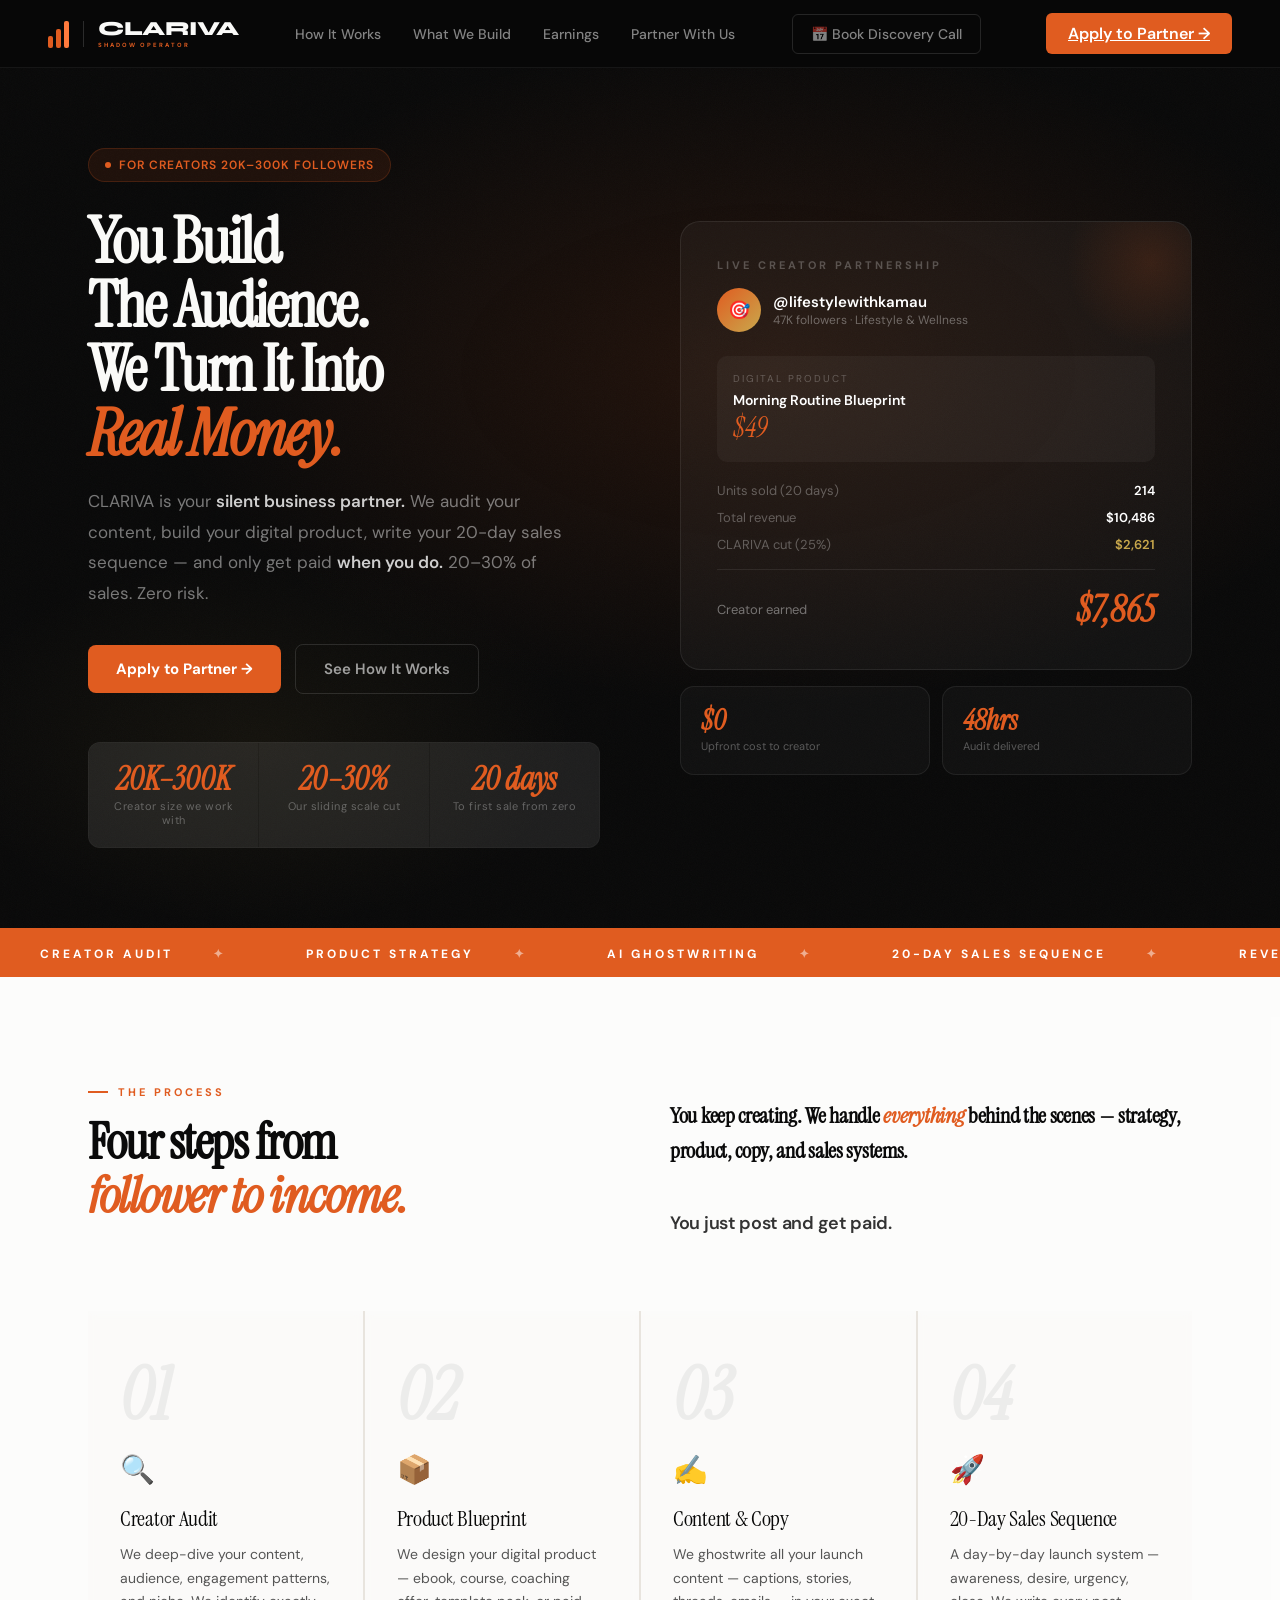
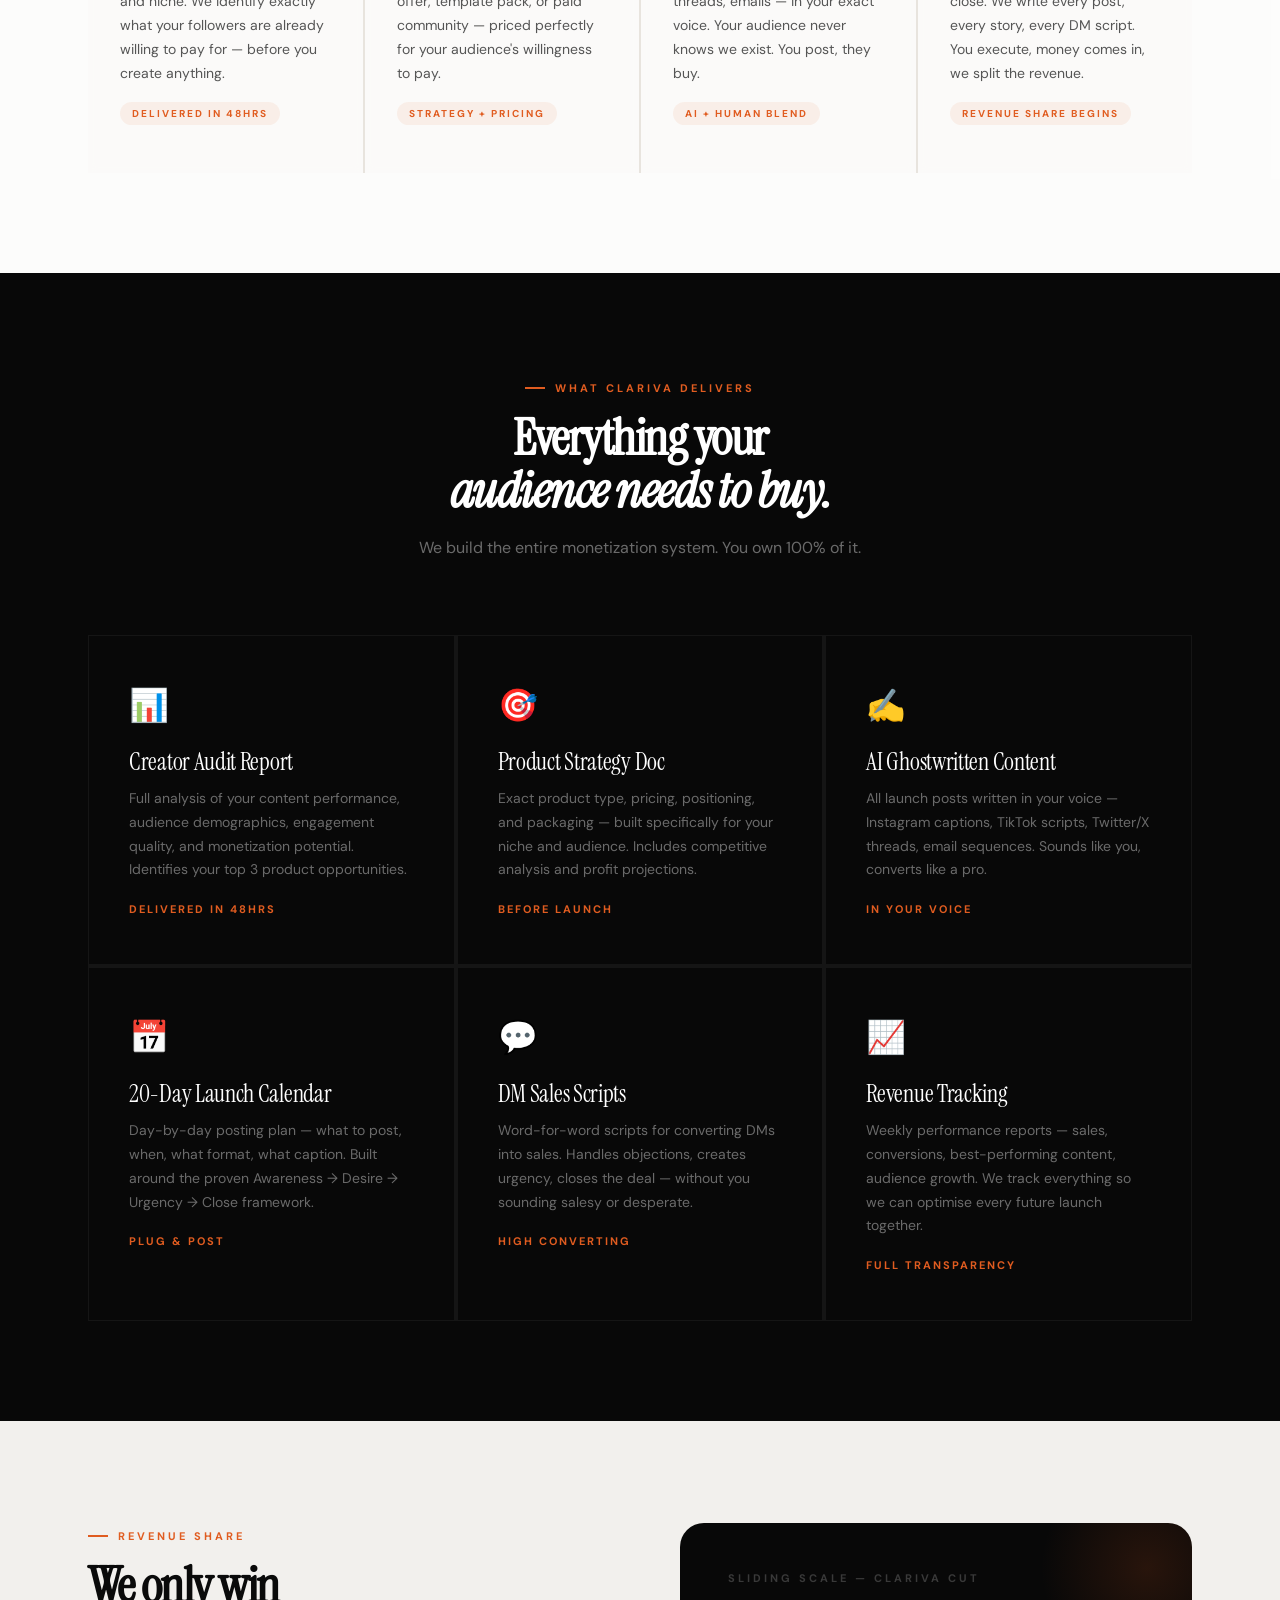
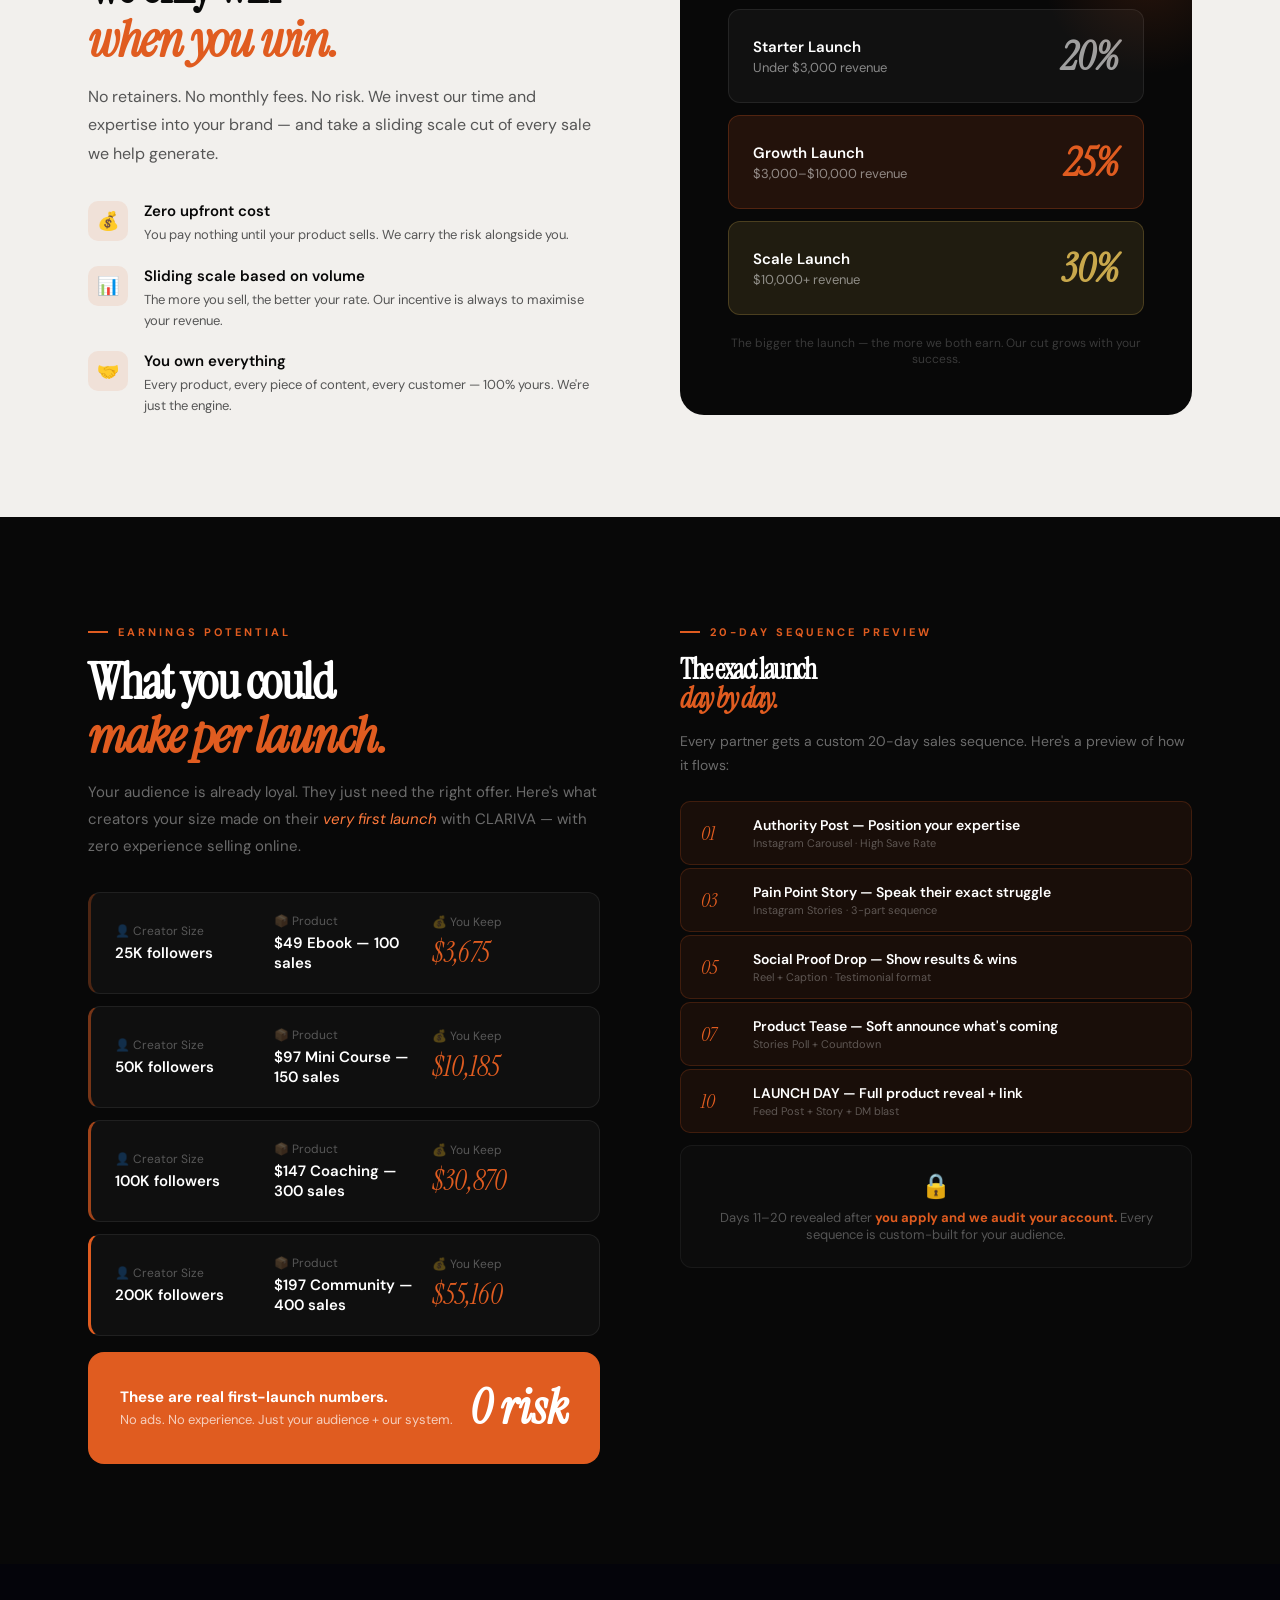
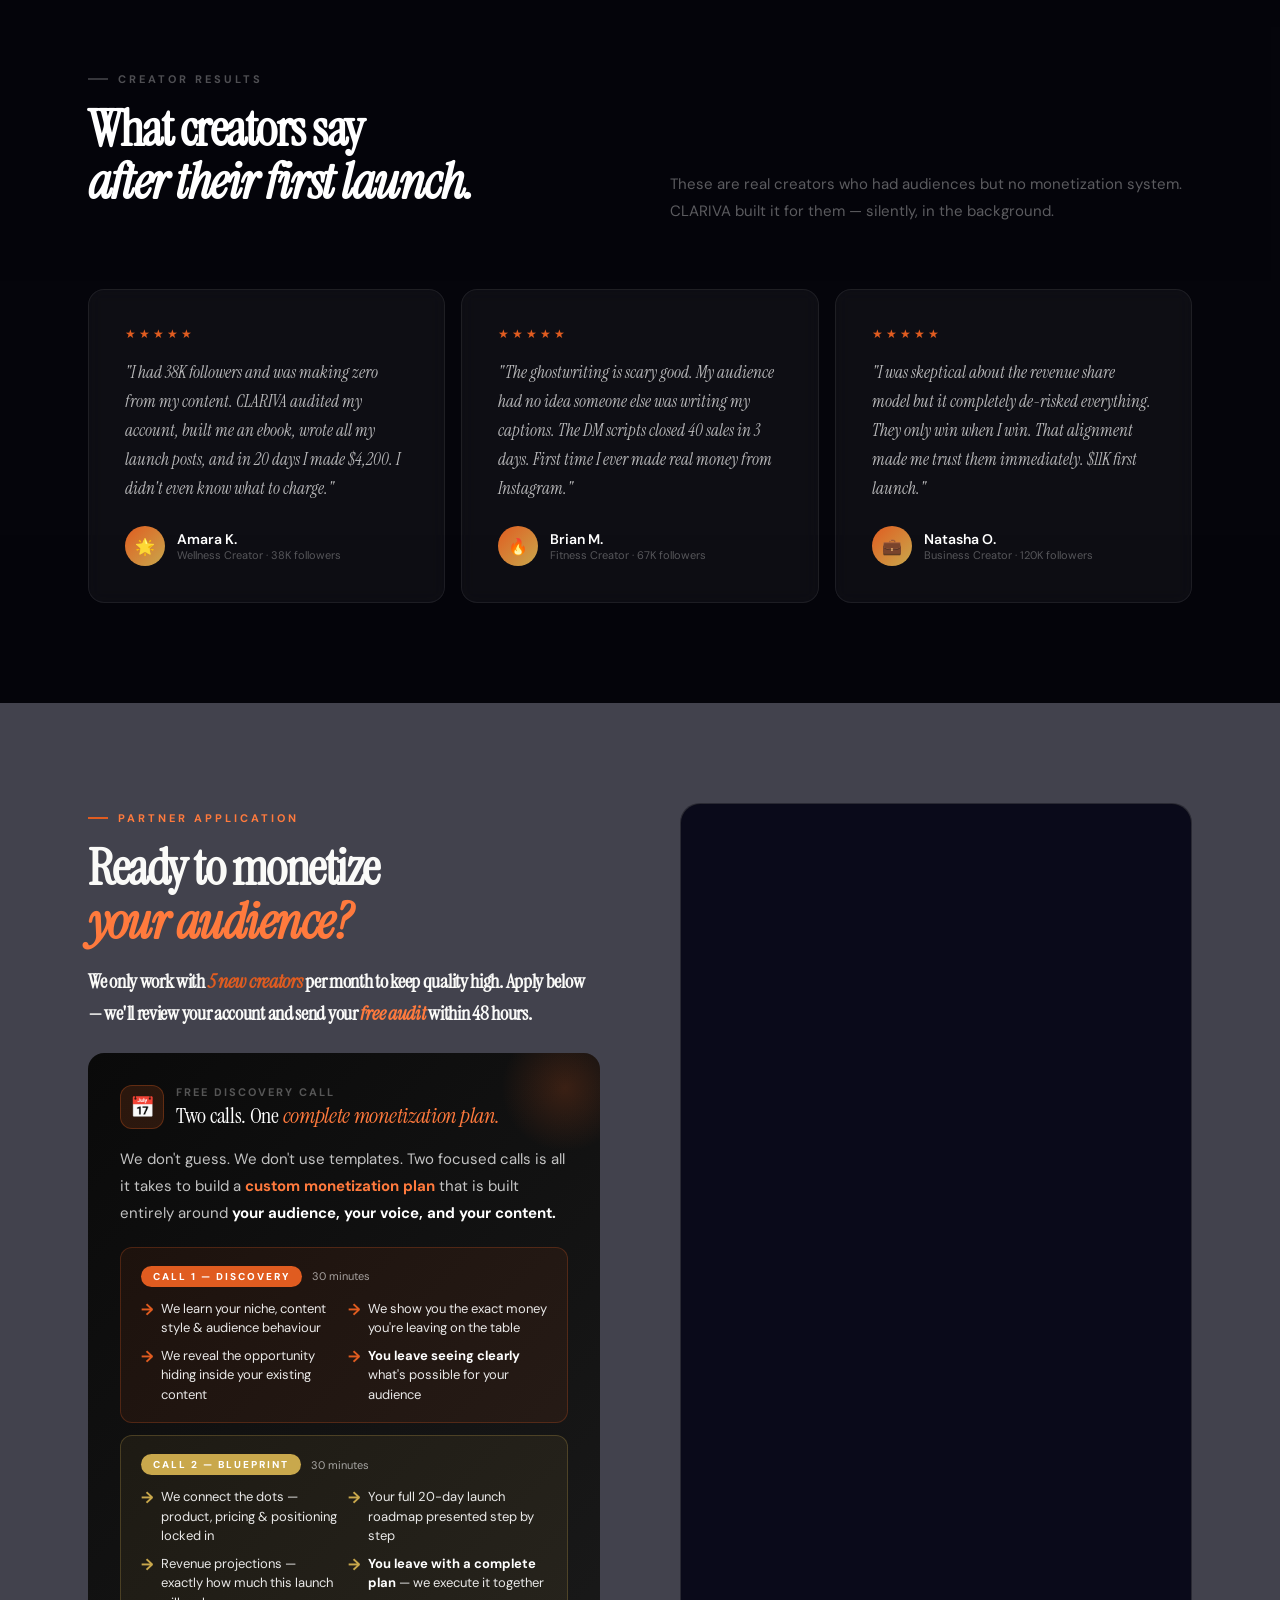
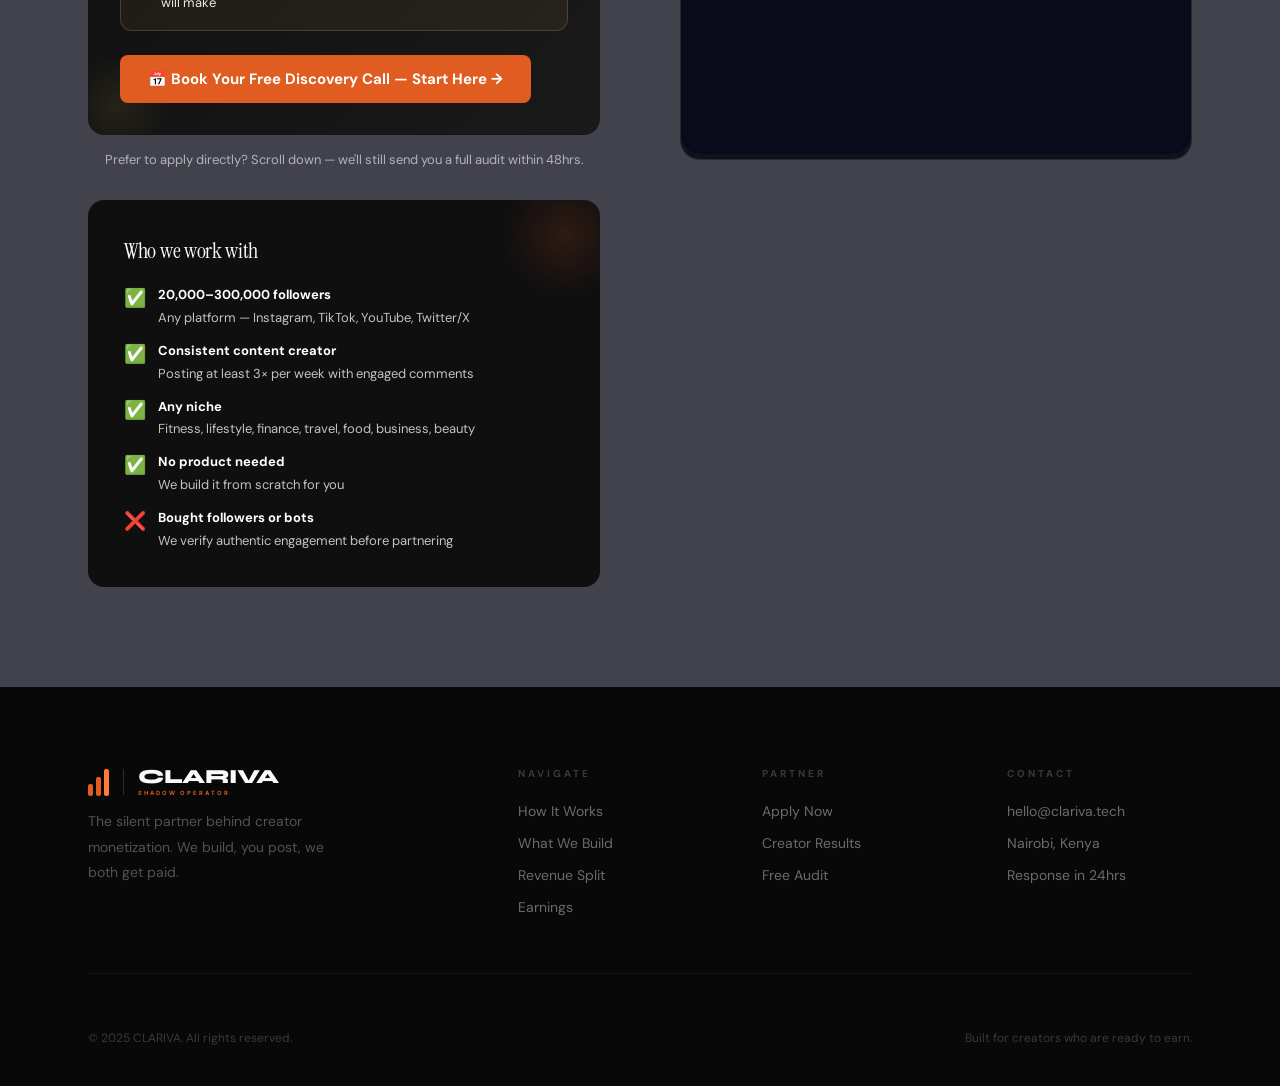
<file: index.html.html>
<!DOCTYPE html>
<html lang="en">
<head>
<meta charset="UTF-8">
<meta name="viewport" content="width=device-width, initial-scale=1.0">
<title>CLARIVA — The Shadow Operator for Creators</title>
<link href="https://fonts.googleapis.com/css2?family=Syne:wght@700;800&family=Instrument+Serif:ital@0;1&family=DM+Sans:ital,wght@0,400;0,500;0,600;1,400&display=swap" rel="stylesheet">
<style>
*{margin:0;padding:0;box-sizing:border-box;}
:root{
  --black:#080808;
  --white:#FAFAF8;
  --gray:#F2F0ED;
  --orange:#E05C20;
  --orange2:#FF7A3D;
  --gold:#C9A84C;
  --text:#1A1A1A;
  --text2:#555555;
  --text3:#888888;
  --border:#E8E4DE;
}
html{scroll-behavior:smooth;}
body{font-family:'DM Sans',sans-serif;background:var(--black);color:var(--white);overflow-x:hidden;}

/* PROGRESS BAR */
#prog{position:fixed;top:0;left:0;height:2px;width:0%;background:var(--orange);z-index:9999;transition:width 0.1s;}

/* NAV */
nav{position:fixed;top:0;left:0;right:0;z-index:1000;padding:0 48px;height:68px;display:flex;align-items:center;justify-content:space-between;background:rgba(8,8,8,0.92);backdrop-filter:blur(16px);border-bottom:1px solid rgba(255,255,255,0.06);}
.logo{text-decoration:none;display:flex;align-items:center;gap:10px;}
.logo-icon{display:flex;align-items:flex-end;gap:3px;height:28px;}
.li1,.li2,.li3{display:block;background:#E05C20;border-radius:2px;width:5px;}
.li1{height:12px;}.li2{height:19px;}.li3{height:27px;background:#FF7A3D;}
.logo-sep{width:1px;height:26px;background:rgba(255,255,255,0.15);margin:0 4px;}
.logo-text{display:flex;flex-direction:column;gap:2px;}
.logo-name{font-family:'Syne',sans-serif;font-size:20px;font-weight:800;color:#FAFAF8;letter-spacing:-0.5px;line-height:1;}
.logo-tag{font-size:6px;font-weight:700;letter-spacing:2px;color:#E05C20;text-transform:uppercase;}
.nav-links{list-style:none;display:flex;gap:32px;align-items:center;}
.nav-links a{text-decoration:none;color:rgba(255,255,255,0.5);font-size:14px;font-weight:500;transition:color 0.2s;}
.nav-links a:hover{color:white;}
.nav-cta{background:var(--orange);color:white !important;padding:10px 22px;border-radius:6px;font-weight:600 !important;transition:background 0.2s,transform 0.2s !important;}
.nav-cta:hover{background:var(--orange2) !important;transform:translateY(-1px);}

/* HERO */
.hero{min-height:100vh;display:flex;align-items:center;position:relative;overflow:hidden;padding-top:68px;}
.hero-bg{position:absolute;inset:0;background:radial-gradient(ellipse 80% 60% at 60% 40%,rgba(224,92,32,0.12) 0%,transparent 60%),radial-gradient(ellipse 50% 40% at 20% 80%,rgba(201,168,76,0.06) 0%,transparent 50%);}
.hero-grain{position:absolute;inset:0;opacity:0.03;background-image:url("data:image/svg+xml,%3Csvg viewBox='0 0 256 256' xmlns='http://www.w3.org/2000/svg'%3E%3Cfilter id='noise'%3E%3CfeTurbulence type='fractalNoise' baseFrequency='0.9' numOctaves='4' stitchTiles='stitch'/%3E%3C/filter%3E%3Crect width='100%25' height='100%25' filter='url(%23noise)'/%3E%3C/svg%3E");background-size:200px;}
.hero-inner{max-width:1200px;margin:0 auto;padding:80px 48px;display:grid;grid-template-columns:1fr 1fr;gap:80px;align-items:center;position:relative;z-index:1;}
.hero-badge{display:inline-flex;align-items:center;gap:8px;background:rgba(224,92,32,0.1);border:1px solid rgba(224,92,32,0.2);border-radius:100px;padding:8px 16px;font-size:12px;font-weight:600;color:var(--orange);letter-spacing:1px;text-transform:uppercase;margin-bottom:28px;}
.hero-dot{width:6px;height:6px;background:var(--orange);border-radius:50%;animation:pulse 2s infinite;}
@keyframes pulse{0%,100%{opacity:1;transform:scale(1);}50%{opacity:0.5;transform:scale(1.3);}}
.hero-title{font-family:'Instrument Serif',serif;font-size:clamp(40px,5vw,72px);line-height:1.0;letter-spacing:-2px;margin-bottom:20px;}
.hero-title em{font-style:italic;color:var(--orange);}
.hero-title .ghost{color:transparent;-webkit-text-stroke:1px rgba(255,255,255,0.2);}
.hero-desc{font-size:17px;color:rgba(255,255,255,0.45);line-height:1.8;margin-bottom:36px;max-width:480px;}
.hero-desc strong{color:rgba(255,255,255,0.8);font-weight:600;}
.hero-actions{display:flex;gap:14px;align-items:center;margin-bottom:48px;flex-wrap:wrap;}
.btn-primary{background:var(--orange);color:white;padding:14px 28px;border-radius:8px;font-weight:700;font-size:15px;text-decoration:none;transition:all 0.2s;display:inline-flex;align-items:center;gap:8px;border:none;cursor:pointer;}
.btn-primary:hover{background:var(--orange2);transform:translateY(-2px);box-shadow:0 12px 40px rgba(224,92,32,0.3);}
.btn-outline{color:rgba(255,255,255,0.6);padding:14px 28px;border-radius:8px;font-weight:600;font-size:15px;text-decoration:none;border:1px solid rgba(255,255,255,0.12);transition:all 0.2s;}
.btn-outline:hover{border-color:rgba(255,255,255,0.3);color:white;}
.hero-stats{display:grid;grid-template-columns:repeat(3,1fr);gap:1px;background:rgba(255,255,255,0.06);border:1px solid rgba(255,255,255,0.06);border-radius:12px;overflow:hidden;}
.hs{background:rgba(255,255,255,0.03);padding:20px;text-align:center;}
.hs-n{font-family:'Instrument Serif',serif;font-size:32px;font-weight:700;font-style:italic;color:var(--orange);line-height:1;}
.hs-l{font-size:11px;color:rgba(255,255,255,0.3);margin-top:4px;letter-spacing:0.5px;}

/* HERO RIGHT — Earnings card */
.hero-right{display:flex;flex-direction:column;gap:16px;}
.earnings-card{background:rgba(255,255,255,0.04);border:1px solid rgba(255,255,255,0.08);border-radius:20px;padding:36px;position:relative;overflow:hidden;}
.earnings-card::before{content:'';position:absolute;top:-60px;right:-60px;width:200px;height:200px;background:radial-gradient(circle,rgba(224,92,32,0.15) 0%,transparent 60%);}
.ec-label{font-size:11px;font-weight:700;letter-spacing:3px;color:rgba(255,255,255,0.25);text-transform:uppercase;margin-bottom:16px;}
.ec-creator{display:flex;align-items:center;gap:12px;margin-bottom:24px;}
.ec-av{width:44px;height:44px;border-radius:50%;background:linear-gradient(135deg,var(--orange),var(--gold));display:flex;align-items:center;justify-content:center;font-size:18px;}
.ec-info-name{font-size:15px;font-weight:600;color:white;}
.ec-info-tag{font-size:12px;color:rgba(255,255,255,0.35);}
.ec-product{background:rgba(255,255,255,0.04);border-radius:10px;padding:16px;margin-bottom:20px;}
.ec-product-label{font-size:10px;color:rgba(255,255,255,0.25);letter-spacing:2px;text-transform:uppercase;margin-bottom:6px;}
.ec-product-name{font-size:14px;font-weight:600;color:white;}
.ec-product-price{font-family:'Instrument Serif',serif;font-size:28px;font-style:italic;color:var(--orange);}
.ec-rows{display:flex;flex-direction:column;gap:10px;}
.ec-row{display:flex;justify-content:space-between;font-size:13px;}
.ec-rl{color:rgba(255,255,255,0.3);}
.ec-rv{font-weight:600;color:white;}
.ec-rv.gold{color:var(--gold);}
.ec-total{margin-top:16px;padding-top:16px;border-top:1px solid rgba(255,255,255,0.08);display:flex;justify-content:space-between;align-items:center;}
.ec-total-label{font-size:13px;color:rgba(255,255,255,0.4);}
.ec-total-val{font-family:'Instrument Serif',serif;font-size:36px;font-style:italic;font-weight:700;color:var(--orange);}
.mini-cards{display:grid;grid-template-columns:1fr 1fr;gap:12px;}
.mc{background:rgba(255,255,255,0.03);border:1px solid rgba(255,255,255,0.07);border-radius:14px;padding:20px;}
.mc-n{font-family:'Instrument Serif',serif;font-size:28px;font-style:italic;font-weight:700;color:var(--orange);line-height:1;margin-bottom:4px;}
.mc-l{font-size:11px;color:rgba(255,255,255,0.3);line-height:1.4;}

/* TICKER */
.ticker-wrap{background:var(--orange);padding:14px 0;overflow:hidden;white-space:nowrap;}
.ticker-track{display:inline-flex;animation:ticker 25s linear infinite;}
.ticker-item{font-size:12px;font-weight:700;letter-spacing:3px;text-transform:uppercase;color:white;padding:0 40px;}
.ticker-item::after{content:'✦';margin-left:40px;opacity:0.5;}
@keyframes ticker{from{transform:translateX(0);}to{transform:translateX(-50%);}}

/* SECTION COMMONS */
.section-wrap{max-width:1200px;margin:0 auto;padding:0 48px;}
.s-tag{display:inline-flex;align-items:center;gap:10px;font-size:11px;font-weight:700;letter-spacing:3px;text-transform:uppercase;color:var(--orange);margin-bottom:16px;}
.s-tag::before{content:'';width:20px;height:2px;background:var(--orange);}
.s-title{font-family:'Instrument Serif',serif;font-size:clamp(32px,4vw,52px);line-height:1.05;letter-spacing:-1.5px;margin-bottom:16px;}
.s-desc{font-size:16px;color:var(--text2);line-height:1.8;max-width:540px;}

/* HOW IT WORKS */
.hiw{background:var(--white);padding:100px 0;color:var(--text);}
.hiw .s-title{color:var(--black);}
.hiw-header{display:grid;grid-template-columns:1fr 1fr;gap:60px;align-items:end;margin-bottom:72px;}
.hiw-header-right{font-size:16px;color:var(--text2);line-height:1.8;}
.hiw-steps{display:grid;grid-template-columns:repeat(4,1fr);gap:2px;background:var(--border);}
.hiw-step{background:rgba(255,255,255,0.82);padding:48px 32px;position:relative;backdrop-filter:blur(4px);}
.hiw-step-n{font-family:'Instrument Serif',serif;font-size:72px;font-style:italic;font-weight:700;color:rgba(0,0,0,0.06);line-height:1;margin-bottom:20px;}
.hiw-step-icon{font-size:28px;margin-bottom:16px;}
.hiw-step-title{font-family:'Instrument Serif',serif;font-size:22px;color:var(--black);margin-bottom:10px;letter-spacing:-0.3px;}
.hiw-step-desc{font-size:14px;color:var(--text2);line-height:1.7;}
.hiw-step-tag{display:inline-block;background:rgba(224,92,32,0.08);color:var(--orange);font-size:10px;font-weight:700;letter-spacing:2px;text-transform:uppercase;padding:5px 12px;border-radius:100px;margin-top:16px;}

/* WHAT YOU GET */
.wyg{background:var(--black);padding:100px 0;}
.wyg-header{text-align:center;margin-bottom:72px;}
.wyg-header .s-tag{justify-content:center;}
.wyg-header .s-title{color:white;}
.wyg-header .s-desc{color:rgba(255,255,255,0.4);margin:0 auto;}
.wyg-grid{display:grid;grid-template-columns:repeat(3,1fr);gap:2px;background:rgba(255,255,255,0.05);}
.wyg-card{background:var(--black);padding:48px 40px;border:1px solid rgba(255,255,255,0.05);transition:background 0.3s,border-color 0.3s;}
.wyg-card:hover{background:rgba(255,255,255,0.03);border-color:rgba(224,92,32,0.2);}
.wyg-icon{font-size:32px;margin-bottom:20px;}
.wyg-title{font-family:'Instrument Serif',serif;font-size:24px;color:white;margin-bottom:10px;letter-spacing:-0.3px;}
.wyg-desc{font-size:14px;color:rgba(255,255,255,0.4);line-height:1.7;}
.wyg-tag{margin-top:20px;font-size:11px;font-weight:700;color:var(--orange);letter-spacing:2px;text-transform:uppercase;}

/* REVENUE SPLIT */
.split{background:var(--gray);padding:100px 0;color:var(--text);}
.split-inner{display:grid;grid-template-columns:1fr 1fr;gap:80px;align-items:center;}
.split .s-title{color:var(--black);}
.split-visual{background:var(--black);border-radius:24px;padding:48px;position:relative;overflow:hidden;}
.split-visual::before{content:'';position:absolute;top:-80px;right:-80px;width:250px;height:250px;background:radial-gradient(circle,rgba(224,92,32,0.15) 0%,transparent 60%);}
.sv-label{font-size:11px;font-weight:700;letter-spacing:3px;color:rgba(255,255,255,0.2);text-transform:uppercase;margin-bottom:24px;}
.sv-tiers{display:flex;flex-direction:column;gap:12px;}
.sv-tier{border-radius:12px;padding:20px 24px;display:flex;justify-content:space-between;align-items:center;}
.sv-tier.t1{background:rgba(255,255,255,0.04);border:1px solid rgba(255,255,255,0.08);}
.sv-tier.t2{background:rgba(224,92,32,0.12);border:1px solid rgba(224,92,32,0.25);}
.sv-tier.t3{background:rgba(201,168,76,0.12);border:1px solid rgba(201,168,76,0.25);}
.sv-tier-label{font-size:13px;color:rgba(255,255,255,0.5);}
.sv-tier-label strong{display:block;font-size:15px;color:white;font-weight:600;margin-bottom:2px;}
.sv-tier-cut{font-family:'Instrument Serif',serif;font-size:40px;font-style:italic;font-weight:700;}
.sv-tier.t1 .sv-tier-cut{color:rgba(255,255,255,0.6);}
.sv-tier.t2 .sv-tier-cut{color:var(--orange);}
.sv-tier.t3 .sv-tier-cut{color:var(--gold);}
.sv-note{margin-top:20px;font-size:12px;color:rgba(255,255,255,0.2);text-align:center;}
.split-points{display:flex;flex-direction:column;gap:20px;margin-top:32px;}
.sp{display:flex;gap:16px;align-items:flex-start;}
.sp-icon{width:40px;height:40px;background:rgba(224,92,32,0.1);border-radius:10px;display:flex;align-items:center;justify-content:center;font-size:18px;flex-shrink:0;}
.sp-title{font-size:15px;font-weight:600;color:var(--black);margin-bottom:4px;}
.sp-desc{font-size:13px;color:var(--text2);line-height:1.6;}

/* EARNINGS CALC */
.calc{background:var(--black);padding:100px 0;}
.calc-inner{display:grid;grid-template-columns:1fr 1fr;gap:80px;align-items:start;}
.calc .s-title{color:white;}
.calc-desc{color:rgba(255,255,255,0.4);font-size:15px;line-height:1.8;margin-bottom:32px;}
.calc-scenarios{display:flex;flex-direction:column;gap:12px;}
.cs-row{background:rgba(255,255,255,0.03);border:1px solid rgba(255,255,255,0.07);border-radius:12px;padding:20px 24px;display:grid;grid-template-columns:1fr 1fr 1fr;gap:16px;align-items:center;}
.cs-row:hover{border-color:rgba(224,92,32,0.2);background:rgba(224,92,32,0.04);}
.cs-c{font-size:12px;color:rgba(255,255,255,0.3);margin-bottom:4px;}
.cs-v{font-size:15px;font-weight:600;color:white;}
.cs-earn{font-family:'Instrument Serif',serif;font-size:28px;font-style:italic;color:var(--orange);}
.calc-total{background:var(--orange);border-radius:16px;padding:32px;margin-top:16px;display:flex;justify-content:space-between;align-items:center;}
.ct-label{font-size:13px;color:rgba(255,255,255,0.7);margin-bottom:4px;}
.ct-val{font-family:'Instrument Serif',serif;font-size:48px;font-style:italic;font-weight:700;color:white;line-height:1;}
.ct-note{font-size:12px;color:rgba(255,255,255,0.6);}

/* WHAT WE DELIVER */
.deliver{background:var(--white);padding:100px 0;color:var(--text);}
.deliver .s-title{color:var(--black);}
.deliver-header{text-align:center;margin-bottom:72px;}
.deliver-header .s-tag{justify-content:center;}
.deliver-grid{display:grid;grid-template-columns:repeat(3,1fr);gap:24px;}
.dg-card{background:white;border:1px solid var(--border);border-radius:16px;padding:36px;transition:all 0.3s;}
.dg-card:hover{border-color:var(--orange);box-shadow:0 12px 40px rgba(224,92,32,0.08);transform:translateY(-4px);}
.dg-num{font-family:'Instrument Serif',serif;font-size:52px;font-style:italic;color:rgba(0,0,0,0.07);line-height:1;margin-bottom:12px;}
.dg-title{font-size:17px;font-weight:700;color:var(--black);margin-bottom:8px;}
.dg-desc{font-size:13px;color:var(--text2);line-height:1.7;}
.dg-items{list-style:none;margin-top:16px;display:flex;flex-direction:column;gap:8px;}
.dg-items li{font-size:13px;color:var(--text2);display:flex;gap:8px;align-items:flex-start;}
.dg-items li::before{content:'→';color:var(--orange);font-weight:700;flex-shrink:0;}

/* SEQUENCE PREVIEW */
.seq{background:var(--black);padding:100px 0;}
.seq-inner{display:grid;grid-template-columns:1fr 1fr;gap:80px;align-items:start;}
.seq .s-title{color:white;}
.seq-desc{color:rgba(255,255,255,0.4);font-size:15px;line-height:1.8;margin-bottom:32px;}
.seq-days{display:flex;flex-direction:column;gap:3px;}
.seq-day{display:flex;gap:16px;align-items:center;padding:14px 20px;border-radius:10px;border:1px solid transparent;transition:all 0.2s;cursor:default;}
.seq-day:hover{background:rgba(255,255,255,0.03);border-color:rgba(255,255,255,0.07);}
.seq-day.active{background:rgba(224,92,32,0.08);border-color:rgba(224,92,32,0.2);}
.sd-num{font-family:'Instrument Serif',serif;font-size:20px;font-style:italic;color:var(--orange);width:36px;flex-shrink:0;}
.sd-title{font-size:14px;font-weight:600;color:white;}
.sd-type{font-size:11px;color:rgba(255,255,255,0.3);margin-top:2px;}
.seq-locked{background:rgba(255,255,255,0.02);border:1px solid rgba(255,255,255,0.05);border-radius:12px;padding:24px;margin-top:12px;text-align:center;}
.sl-icon{font-size:24px;margin-bottom:8px;}
.sl-text{font-size:13px;color:rgba(255,255,255,0.3);}
.sl-text strong{color:var(--orange);}

/* TESTIMONIALS */
.testi{padding:100px 0;position:relative;overflow:hidden;background-image:url("https://images.pexels.com/photos/956999/milky-way-starry-sky-night-sky-star-956999.jpeg?auto=compress&cs=tinysrgb&w=1920");background-size:cover;background-position:center;background-attachment:fixed;}
.testi::before{content:'';position:absolute;inset:0;background:rgba(4,4,12,0.82);z-index:0;}
.testi .section-wrap{position:relative;z-index:2;}
.testi-hd{display:grid;grid-template-columns:1fr 1fr;gap:60px;align-items:end;margin-bottom:64px;}
.testi-hd .s-title{color:white;}
.testi-hd .s-tag{color:rgba(255,255,255,0.3);}
.testi-hd .s-tag::before{background:rgba(255,255,255,0.2);}
.testi-hd-right{font-size:15px;color:rgba(255,255,255,0.35);line-height:1.8;}
.testi-grid{display:grid;grid-template-columns:repeat(3,1fr);gap:16px;}
.tc{background:rgba(255,255,255,0.04);backdrop-filter:blur(8px);border:1px solid rgba(255,255,255,0.07);border-radius:16px;padding:36px;}
.tc-stars{color:var(--orange);font-size:12px;letter-spacing:3px;margin-bottom:16px;}
.tc-text{font-family:'Instrument Serif',serif;font-size:17px;color:rgba(255,255,255,0.7);line-height:1.7;margin-bottom:24px;font-style:italic;}
.tc-author{display:flex;gap:12px;align-items:center;}
.tc-av{width:40px;height:40px;border-radius:50%;background:linear-gradient(135deg,var(--orange),var(--gold));display:flex;align-items:center;justify-content:center;font-size:16px;flex-shrink:0;}
.tc-name{font-size:14px;font-weight:600;color:white;}
.tc-role{font-size:11px;color:rgba(255,255,255,0.3);}

/* APPLY SECTION */
.apply{background:var(--white);padding:100px 0;color:var(--text);}
.apply-inner{display:grid;grid-template-columns:1fr 1fr;gap:80px;align-items:start;}
.apply .s-title{color:var(--black);}
.apply-note{background:rgba(224,92,32,0.06);border:1px solid rgba(224,92,32,0.15);border-radius:12px;padding:20px 24px;margin-bottom:32px;}
.apply-note p{font-size:14px;color:var(--text2);line-height:1.7;}
.apply-note strong{color:var(--orange);}
.apply-form{background:rgba(10,10,20,0.85);border-radius:20px;padding:48px;border:1px solid rgba(255,255,255,0.1);backdrop-filter:blur(12px);}
.af-title{font-family:'Instrument Serif',serif;font-size:28px;color:#FAFAF8;margin-bottom:8px;letter-spacing:-0.5px;}
.af-desc{font-size:14px;color:rgba(255,255,255,0.6);margin-bottom:32px;line-height:1.7;}
.af-form{display:flex;flex-direction:column;gap:16px;}
.af label{display:block;font-size:11px;font-weight:700;letter-spacing:1px;text-transform:uppercase;color:rgba(255,255,255,0.6);margin-bottom:7px;}
.af input,.af select,.af textarea{width:100%;padding:13px 16px;border:1.5px solid rgba(255,255,255,0.12);border-radius:8px;font-family:'DM Sans',sans-serif;font-size:14px;color:#FAFAF8;background:rgba(255,255,255,0.06);outline:none;transition:border-color 0.2s;}
.af select option{background:#0A0A1A;color:#FAFAF8;font-size:15px;padding:12px;font-family:'DM Sans',sans-serif;}
.af select option:hover{background:#E05C20;color:white;}
.af select:focus{border-color:#FF7A3D;background:rgba(224,92,32,0.12);color:#FAFAF8;}
.af input:focus,.af textarea:focus{border-color:#FF7A3D;background:rgba(224,92,32,0.08);}
.af select{cursor:pointer;}
.af input:focus,.af select:focus,.af textarea:focus{border-color:var(--orange);}
.af textarea{resize:vertical;min-height:100px;}
.af-row{display:grid;grid-template-columns:1fr 1fr;gap:14px;}
.af-badges{display:flex;gap:10px;flex-wrap:wrap;margin-bottom:24px;}
.af-badge{font-size:12px;color:rgba(255,255,255,0.6);display:flex;gap:6px;align-items:center;}
.af-badge::before{content:'✓';color:var(--orange);font-weight:700;}
#applySuccess{display:none;background:#F0FDF4;border:1px solid #BBF7D0;border-radius:10px;padding:20px;text-align:center;margin-top:12px;}
#applySuccess p{color:#16A34A;font-weight:600;}
.apply-right{display:flex;flex-direction:column;gap:20px;}
.ar-card{background:rgba(8,8,8,0.88);border-radius:16px;padding:36px;position:relative;overflow:hidden;backdrop-filter:blur(6px);}
.ar-card::before{content:'';position:absolute;top:-40px;right:-40px;width:150px;height:150px;background:radial-gradient(circle,rgba(224,92,32,0.15) 0%,transparent 60%);}
.ar-title{font-family:'Instrument Serif',serif;font-size:22px;color:#FAFAF8;margin-bottom:20px;letter-spacing:-0.3px;}
.ar-list{display:flex;flex-direction:column;gap:12px;}
.ar-item{display:flex;gap:12px;align-items:flex-start;}
.ar-icon{font-size:18px;flex-shrink:0;margin-top:1px;}
.ar-text{font-size:13px;color:rgba(255,255,255,0.75);line-height:1.6;}
.ar-text strong{color:white;display:block;margin-bottom:2px;}

/* NEWSLETTER */
.newsletter{background:#FFF4EF;border-top:2px solid rgba(224,92,32,0.15);border-bottom:2px solid rgba(224,92,32,0.15);padding:72px 0;}
.nl-inner{max-width:560px;margin:0 auto;text-align:center;}
.nl-title{font-family:'Instrument Serif',serif;font-size:32px;color:#0A0A0A;letter-spacing:-0.5px;margin-bottom:8px;}
.nl-desc{font-size:15px;color:#555555;margin-bottom:28px;line-height:1.7;}
.nl-form{display:flex;gap:10px;max-width:440px;margin:0 auto 12px;}
.nl-form input{flex:1;padding:13px 18px;border:1.5px solid var(--border);border-radius:7px;font-family:'DM Sans',sans-serif;font-size:14px;background:white;outline:none;}
.nl-form input:focus{border-color:var(--orange);}
.nl-note{font-size:12px;color:#888888;}

/* FOOTER */
footer{background:var(--black);padding:80px 0 40px;}
.ft{display:grid;grid-template-columns:2fr 1fr 1fr 1fr;gap:60px;margin-bottom:56px;padding-bottom:56px;border-bottom:1px solid rgba(255,255,255,0.05);}
.f-tagline{font-size:14px;color:rgba(255,255,255,0.3);line-height:1.8;margin-top:12px;max-width:260px;}
.f-col-t{font-size:10px;font-weight:700;letter-spacing:3px;text-transform:uppercase;color:rgba(255,255,255,0.2);margin-bottom:20px;}
.f-links{list-style:none;display:flex;flex-direction:column;gap:11px;}
.f-links a{text-decoration:none;color:rgba(255,255,255,0.4);font-size:14px;transition:color 0.2s;}
.f-links a:hover{color:var(--orange2);}
.fb{display:flex;justify-content:space-between;align-items:center;}
.fb-left{font-size:12px;color:rgba(255,255,255,0.2);}
.fb-right{font-size:12px;color:rgba(255,255,255,0.2);}

/* MOBILE */
@media(max-width:768px){
  nav{padding:0 20px;}
  .nav-links{display:none;}
  .hero-inner,.hiw-header,.split-inner,.calc-inner,.seq-inner,.apply-inner,.testi-hd{grid-template-columns:1fr;}
  .hero-right,.hiw-header-right{display:none;}
  .section-wrap{padding:0 20px;}
  section,.testi,.newsletter,.hiw,.wyg,.split,.calc,.deliver,.seq,.apply{padding:60px 0;}
  .hiw-steps,.wyg-grid,.deliver-grid,.testi-grid{grid-template-columns:1fr;}
  .ft{grid-template-columns:1fr;gap:32px;}
  .nl-form{flex-direction:column;}
  .af-row{grid-template-columns:1fr;}
  footer{padding:60px 0 32px;}
}
</style>
</head>
<body>

<div id="prog"></div>

<!-- NAV -->
<nav>
  <a href="#" class="logo">
    <span class="logo-icon"><span class="li1"></span><span class="li2"></span><span class="li3"></span></span>
    <span class="logo-sep"></span>
    <span class="logo-text"><span class="logo-name">CLARIVA</span><span class="logo-tag">SHADOW OPERATOR</span></span>
  </a>
  <ul class="nav-links">
    <li><a href="#how">How It Works</a></li>
    <li><a href="#deliver">What We Build</a></li>
    <li><a href="#earnings">Earnings</a></li>
    <li><a href="#apply">Partner With Us</a></li>
  </ul>
  <a href="https://calendly.com/emmanuelmaende/30min" target="_blank" style="color:rgba(255,255,255,0.5);font-size:14px;font-weight:500;text-decoration:none;margin-right:8px;border:1px solid rgba(255,255,255,0.12);padding:10px 18px;border-radius:6px;transition:all 0.2s;">📅 Book Discovery Call</a><a href="#apply" class="nav-cta">Apply to Partner →</a>
</nav>

<!-- HERO -->
<section class="hero" id="home">
  <div class="hero-bg"></div>
  <div class="hero-grain"></div>
  <div class="hero-inner">
    <div>
      <div class="hero-badge"><div class="hero-dot"></div>For Creators 20K–300K Followers</div>
      <h1 class="hero-title">You Build<br>The Audience.<br>We Turn It Into<br><em>Real Money.</em></h1>
      <p class="hero-desc">CLARIVA is your <strong>silent business partner.</strong> We audit your content, build your digital product, write your 20-day sales sequence — and only get paid <strong>when you do.</strong> 20–30% of sales. Zero risk.</p>
      <div class="hero-actions">
        <a href="#apply" class="btn-primary">Apply to Partner →</a>
        <a href="#how" class="btn-outline">See How It Works</a>
      </div>
      <div class="hero-stats">
        <div class="hs"><div class="hs-n">20K–300K</div><div class="hs-l">Creator size we work with</div></div>
        <div class="hs"><div class="hs-n">20–30%</div><div class="hs-l">Our sliding scale cut</div></div>
        <div class="hs"><div class="hs-n">20 days</div><div class="hs-l">To first sale from zero</div></div>
      </div>
    </div>
    <div class="hero-right">
      <div class="earnings-card">
        <div class="ec-label">Live Creator Partnership</div>
        <div class="ec-creator">
          <div class="ec-av">🎯</div>
          <div class="ec-info">
            <div class="ec-info-name">@lifestylewithkamau</div>
            <div class="ec-info-tag">47K followers · Lifestyle & Wellness</div>
          </div>
        </div>
        <div class="ec-product">
          <div class="ec-product-label">Digital Product</div>
          <div class="ec-product-name">Morning Routine Blueprint</div>
          <div class="ec-product-price">$49</div>
        </div>
        <div class="ec-rows">
          <div class="ec-row"><span class="ec-rl">Units sold (20 days)</span><span class="ec-rv">214</span></div>
          <div class="ec-row"><span class="ec-rl">Total revenue</span><span class="ec-rv">$10,486</span></div>
          <div class="ec-row"><span class="ec-rl">CLARIVA cut (25%)</span><span class="ec-rv gold">$2,621</span></div>
        </div>
        <div class="ec-total">
          <div><div class="ec-total-label">Creator earned</div></div>
          <div class="ec-total-val">$7,865</div>
        </div>
      </div>
      <div class="mini-cards">
        <div class="mc"><div class="mc-n">$0</div><div class="mc-l">Upfront cost to creator</div></div>
        <div class="mc"><div class="mc-n">48hrs</div><div class="mc-l">Audit delivered</div></div>
      </div>
    </div>
  </div>
</section>

<!-- TICKER -->
<div class="ticker-wrap">
  <div class="ticker-track">
    <span class="ticker-item">Creator Audit</span>
    <span class="ticker-item">Product Strategy</span>
    <span class="ticker-item">AI Ghostwriting</span>
    <span class="ticker-item">20-Day Sales Sequence</span>
    <span class="ticker-item">Revenue Share Model</span>
    <span class="ticker-item">Zero Upfront Cost</span>
    <span class="ticker-item">Shadow Operating</span>
    <span class="ticker-item">Digital Products</span>
    <span class="ticker-item">Creator Audit</span>
    <span class="ticker-item">Product Strategy</span>
    <span class="ticker-item">AI Ghostwriting</span>
    <span class="ticker-item">20-Day Sales Sequence</span>
    <span class="ticker-item">Revenue Share Model</span>
    <span class="ticker-item">Zero Upfront Cost</span>
    <span class="ticker-item">Shadow Operating</span>
    <span class="ticker-item">Digital Products</span>
  </div>
</div>

<!-- HOW IT WORKS -->
<section class="hiw" id="how" style="position:relative;background-image:url('https://images.pexels.com/photos/6138017/pexels-photo-6138017.jpeg?auto=compress&cs=tinysrgb&w=1920');background-size:cover;background-position:center;background-attachment:fixed;"><div style="position:absolute;inset:0;background:rgba(255,255,255,0.55);z-index:0;pointer-events:none;"></div>
  <div class="section-wrap" style="position:relative;z-index:1;">
    <div class="hiw-header">
      <div>
        <div class="s-tag" style="color:var(--orange);">The Process</div>
        <h2 class="s-title" style="color:#0A0A0A;">Four steps from<br><em style="color:var(--orange);">follower to income.</em></h2>
      </div>
      <div class="hiw-header-right" style="font-size:22px;font-weight:700;color:#0A0A0A;line-height:1.6;font-family:'Instrument Serif',serif;letter-spacing:-0.3px;">You keep creating. We handle <em style="color:#E05C20;font-style:italic;">everything</em> behind the scenes — strategy, product, copy, and sales systems.<br><br><span style="font-size:18px;font-weight:600;font-family:'DM Sans',sans-serif;color:#333333;">You just post and get paid.</span></div>
    </div>
    <div class="hiw-steps">
      <div class="hiw-step">
        <div class="hiw-step-n">01</div>
        <div class="hiw-step-icon">🔍</div>
        <div class="hiw-step-title">Creator Audit</div>
        <div class="hiw-step-desc">We deep-dive your content, audience, engagement patterns, and niche. We identify exactly what your followers are already willing to pay for — before you create anything.</div>
        <div class="hiw-step-tag">Delivered in 48hrs</div>
      </div>
      <div class="hiw-step">
        <div class="hiw-step-n">02</div>
        <div class="hiw-step-icon">📦</div>
        <div class="hiw-step-title">Product Blueprint</div>
        <div class="hiw-step-desc">We design your digital product — ebook, course, coaching offer, template pack, or paid community — priced perfectly for your audience's willingness to pay.</div>
        <div class="hiw-step-tag">Strategy + Pricing</div>
      </div>
      <div class="hiw-step">
        <div class="hiw-step-n">03</div>
        <div class="hiw-step-icon">✍️</div>
        <div class="hiw-step-title">Content & Copy</div>
        <div class="hiw-step-desc">We ghostwrite all your launch content — captions, stories, threads, emails — in your exact voice. Your audience never knows we exist. You post, they buy.</div>
        <div class="hiw-step-tag">AI + Human Blend</div>
      </div>
      <div class="hiw-step">
        <div class="hiw-step-n">04</div>
        <div class="hiw-step-icon">🚀</div>
        <div class="hiw-step-title">20-Day Sales Sequence</div>
        <div class="hiw-step-desc">A day-by-day launch system — awareness, desire, urgency, close. We write every post, every story, every DM script. You execute, money comes in, we split the revenue.</div>
        <div class="hiw-step-tag">Revenue Share Begins</div>
      </div>
    </div>
  </div>
</section>

<!-- WHAT WE BUILD FOR YOU -->
<section class="wyg" id="deliver" style="padding:100px 0;">
  <div class="section-wrap">
    <div class="wyg-header">
      <div class="s-tag">What CLARIVA Delivers</div>
      <h2 class="s-title">Everything your<br><em>audience needs to buy.</em></h2>
      <p class="s-desc">We build the entire monetization system. You own 100% of it.</p>
    </div>
    <div class="wyg-grid">
      <div class="wyg-card">
        <div class="wyg-icon">📊</div>
        <div class="wyg-title">Creator Audit Report</div>
        <div class="wyg-desc">Full analysis of your content performance, audience demographics, engagement quality, and monetization potential. Identifies your top 3 product opportunities.</div>
        <div class="wyg-tag">Delivered in 48hrs</div>
      </div>
      <div class="wyg-card">
        <div class="wyg-icon">🎯</div>
        <div class="wyg-title">Product Strategy Doc</div>
        <div class="wyg-desc">Exact product type, pricing, positioning, and packaging — built specifically for your niche and audience. Includes competitive analysis and profit projections.</div>
        <div class="wyg-tag">Before Launch</div>
      </div>
      <div class="wyg-card">
        <div class="wyg-icon">✍️</div>
        <div class="wyg-title">AI Ghostwritten Content</div>
        <div class="wyg-desc">All launch posts written in your voice — Instagram captions, TikTok scripts, Twitter/X threads, email sequences. Sounds like you, converts like a pro.</div>
        <div class="wyg-tag">In Your Voice</div>
      </div>
      <div class="wyg-card">
        <div class="wyg-icon">📅</div>
        <div class="wyg-title">20-Day Launch Calendar</div>
        <div class="wyg-desc">Day-by-day posting plan — what to post, when, what format, what caption. Built around the proven Awareness → Desire → Urgency → Close framework.</div>
        <div class="wyg-tag">Plug & Post</div>
      </div>
      <div class="wyg-card">
        <div class="wyg-icon">💬</div>
        <div class="wyg-title">DM Sales Scripts</div>
        <div class="wyg-desc">Word-for-word scripts for converting DMs into sales. Handles objections, creates urgency, closes the deal — without you sounding salesy or desperate.</div>
        <div class="wyg-tag">High Converting</div>
      </div>
      <div class="wyg-card">
        <div class="wyg-icon">📈</div>
        <div class="wyg-title">Revenue Tracking</div>
        <div class="wyg-desc">Weekly performance reports — sales, conversions, best-performing content, audience growth. We track everything so we can optimise every future launch together.</div>
        <div class="wyg-tag">Full Transparency</div>
      </div>
    </div>
  </div>
</section>

<!-- REVENUE SPLIT -->
<section class="split" id="split" style="padding:100px 0;">
  <div class="section-wrap">
    <div class="split-inner">
      <div>
        <div class="s-tag" style="color:var(--orange);">Revenue Share</div>
        <h2 class="s-title" style="color:#0A0A0A;">We only win<br><em style="color:var(--orange);">when you win.</em></h2>
        <p class="s-desc" style="margin-bottom:32px;">No retainers. No monthly fees. No risk. We invest our time and expertise into your brand — and take a sliding scale cut of every sale we help generate.</p>
        <div class="split-points">
          <div class="sp"><div class="sp-icon">💰</div><div><div class="sp-title">Zero upfront cost</div><div class="sp-desc">You pay nothing until your product sells. We carry the risk alongside you.</div></div></div>
          <div class="sp"><div class="sp-icon">📊</div><div><div class="sp-title">Sliding scale based on volume</div><div class="sp-desc">The more you sell, the better your rate. Our incentive is always to maximise your revenue.</div></div></div>
          <div class="sp"><div class="sp-icon">🤝</div><div><div class="sp-title">You own everything</div><div class="sp-desc">Every product, every piece of content, every customer — 100% yours. We're just the engine.</div></div></div>
        </div>
      </div>
      <div class="split-visual">
        <div class="sv-label">Sliding Scale — CLARIVA Cut</div>
        <div class="sv-tiers">
          <div class="sv-tier t1">
            <div class="sv-tier-label"><strong>Starter Launch</strong>Under $3,000 revenue</div>
            <div class="sv-tier-cut">20%</div>
          </div>
          <div class="sv-tier t2">
            <div class="sv-tier-label"><strong>Growth Launch</strong>$3,000–$10,000 revenue</div>
            <div class="sv-tier-cut">25%</div>
          </div>
          <div class="sv-tier t3">
            <div class="sv-tier-label"><strong>Scale Launch</strong>$10,000+ revenue</div>
            <div class="sv-tier-cut">30%</div>
          </div>
        </div>
        <div class="sv-note">The bigger the launch — the more we both earn. Our cut grows with your success.</div>
      </div>
    </div>
  </div>
</section>

<!-- EARNINGS CALCULATOR -->
<section class="calc" id="earnings" style="padding:100px 0;">
  <div class="section-wrap">
    <div class="calc-inner">
      <div>
        <div class="s-tag">Earnings Potential</div>
        <h2 class="s-title">What you could<br><em style="color:var(--orange);">make per launch.</em></h2>
        <p class="calc-desc">Your audience is already loyal. They just need the right offer. Here's what creators your size made on their <em style="color:#FF7A3D;font-style:italic;">very first launch</em> with CLARIVA — with zero experience selling online.</p>
        <div class="calc-scenarios">
          <div class="cs-row" style="border-left:3px solid rgba(224,92,32,0.3);">
            <div><div class="cs-c">👤 Creator Size</div><div class="cs-v">25K followers</div></div>
            <div><div class="cs-c">📦 Product</div><div class="cs-v">$49 Ebook — 100 sales</div></div>
            <div><div class="cs-c">💰 You Keep</div><div class="cs-earn">$3,675</div></div>
          </div>
          <div class="cs-row" style="border-left:3px solid rgba(224,92,32,0.5);">
            <div><div class="cs-c">👤 Creator Size</div><div class="cs-v">50K followers</div></div>
            <div><div class="cs-c">📦 Product</div><div class="cs-v">$97 Mini Course — 150 sales</div></div>
            <div><div class="cs-c">💰 You Keep</div><div class="cs-earn">$10,185</div></div>
          </div>
          <div class="cs-row" style="border-left:3px solid rgba(224,92,32,0.7);">
            <div><div class="cs-c">👤 Creator Size</div><div class="cs-v">100K followers</div></div>
            <div><div class="cs-c">📦 Product</div><div class="cs-v">$147 Coaching — 300 sales</div></div>
            <div><div class="cs-c">💰 You Keep</div><div class="cs-earn">$30,870</div></div>
          </div>
          <div class="cs-row" style="border-left:3px solid #E05C20;">
            <div><div class="cs-c">👤 Creator Size</div><div class="cs-v">200K followers</div></div>
            <div><div class="cs-c">📦 Product</div><div class="cs-v">$197 Community — 400 sales</div></div>
            <div><div class="cs-c">💰 You Keep</div><div class="cs-earn">$55,160</div></div>
          </div>
        </div>
        <div class="calc-total">
          <div><div class="ct-label" style="font-size:15px;font-weight:700;color:white;">These are real first-launch numbers.</div><div class="ct-note" style="font-size:13px;color:rgba(255,255,255,0.7);margin-top:4px;">No ads. No experience. Just your audience + our system.</div></div><div class="ct-val">0 risk</div>
        </div>
      </div>
      <div>
        <div class="s-tag">20-Day Sequence Preview</div>
        <h2 class="s-title" style="font-size:28px;">The exact launch<br><em style="color:var(--orange);">day by day.</em></h2>
        <p style="color:rgba(255,255,255,0.4);font-size:14px;line-height:1.7;margin-bottom:24px;">Every partner gets a custom 20-day sales sequence. Here's a preview of how it flows:</p>
        <div class="seq-days">
          <div class="seq-day active"><div class="sd-num">01</div><div><div class="sd-title">Authority Post — Position your expertise</div><div class="sd-type">Instagram Carousel · High Save Rate</div></div></div>
          <div class="seq-day active"><div class="sd-num">03</div><div><div class="sd-title">Pain Point Story — Speak their exact struggle</div><div class="sd-type">Instagram Stories · 3-part sequence</div></div></div>
          <div class="seq-day active"><div class="sd-num">05</div><div><div class="sd-title">Social Proof Drop — Show results & wins</div><div class="sd-type">Reel + Caption · Testimonial format</div></div></div>
          <div class="seq-day active"><div class="sd-num">07</div><div><div class="sd-title">Product Tease — Soft announce what's coming</div><div class="sd-type">Stories Poll + Countdown</div></div></div>
          <div class="seq-day active"><div class="sd-num">10</div><div><div class="sd-title">LAUNCH DAY — Full product reveal + link</div><div class="sd-type">Feed Post + Story + DM blast</div></div></div>
        </div>
        <div class="seq-locked">
          <div class="sl-icon">🔒</div>
          <div class="sl-text">Days 11–20 revealed after <strong>you apply and we audit your account.</strong> Every sequence is custom-built for your audience.</div>
        </div>
      </div>
    </div>
  </div>
</section>

<!-- TESTIMONIALS -->
<section class="testi" id="results">
  <div class="section-wrap">
    <div class="testi-hd">
      <div>
        <div class="s-tag">Creator Results</div>
        <h2 class="s-title">What creators say<br><em>after their first launch.</em></h2>
      </div>
      <p class="testi-hd-right">These are real creators who had audiences but no monetization system. CLARIVA built it for them — silently, in the background.</p>
    </div>
    <div class="testi-grid">
      <div class="tc">
        <div class="tc-stars">★★★★★</div>
        <div class="tc-text">"I had 38K followers and was making zero from my content. CLARIVA audited my account, built me an ebook, wrote all my launch posts, and in 20 days I made $4,200. I didn't even know what to charge."</div>
        <div class="tc-author"><div class="tc-av">🌟</div><div><div class="tc-name">Amara K.</div><div class="tc-role">Wellness Creator · 38K followers</div></div></div>
      </div>
      <div class="tc">
        <div class="tc-stars">★★★★★</div>
        <div class="tc-text">"The ghostwriting is scary good. My audience had no idea someone else was writing my captions. The DM scripts closed 40 sales in 3 days. First time I ever made real money from Instagram."</div>
        <div class="tc-author"><div class="tc-av">🔥</div><div><div class="tc-name">Brian M.</div><div class="tc-role">Fitness Creator · 67K followers</div></div></div>
      </div>
      <div class="tc">
        <div class="tc-stars">★★★★★</div>
        <div class="tc-text">"I was skeptical about the revenue share model but it completely de-risked everything. They only win when I win. That alignment made me trust them immediately. $11K first launch."</div>
        <div class="tc-author"><div class="tc-av">💼</div><div><div class="tc-name">Natasha O.</div><div class="tc-role">Business Creator · 120K followers</div></div></div>
      </div>
    </div>
  </div>
</section>

<!-- APPLY -->
<section class="apply" id="apply" style="padding:100px 0;position:relative;background-image:url('https://images.pexels.com/photos/2387877/pexels-photo-2387877.jpeg?auto=compress&cs=tinysrgb&w=1920');background-size:cover;background-position:center;background-attachment:fixed;"><div style="position:absolute;inset:0;background:rgba(4,4,20,0.75);z-index:0;pointer-events:none;"></div>
  <div class="section-wrap" style="position:relative;z-index:1;">
    <div class="apply-inner">
      <div>
        <div class="s-tag" style="color:#FF7A3D;">Partner Application</div>
        <h2 class="s-title" style="color:#FAFAF8;">Ready to monetize<br><em style="color:#FF7A3D;">your audience?</em></h2>
        <p style="font-size:20px;font-weight:700;color:#FAFAF8;line-height:1.6;font-family:'Instrument Serif',serif;letter-spacing:-0.3px;margin-bottom:24px;">We only work with <em style="color:#E05C20;font-style:italic;">5 new creators</em> per month to keep quality high. Apply below — we'll review your account and send your <em style="color:#FF7A3D;font-style:italic;">free audit</em> within 48 hours.</p>
        <div style="margin-bottom:32px;">
  <!-- BOOK A CALL CARD -->
  <div style="background:linear-gradient(135deg,#0A0A0A 0%,#1a1a1a 100%);border-radius:16px;padding:32px;margin-bottom:16px;position:relative;overflow:hidden;">
    <div style="position:absolute;top:-40px;right:-40px;width:150px;height:150px;background:radial-gradient(circle,rgba(224,92,32,0.2) 0%,transparent 60%);"></div>
    <div style="position:absolute;bottom:-30px;left:-30px;width:120px;height:120px;background:radial-gradient(circle,rgba(201,168,76,0.1) 0%,transparent 60%);"></div>
    <div style="display:flex;align-items:center;gap:12px;margin-bottom:16px;position:relative;z-index:1;">
      <div style="width:44px;height:44px;background:rgba(224,92,32,0.15);border:1px solid rgba(224,92,32,0.3);border-radius:12px;display:flex;align-items:center;justify-content:center;font-size:20px;">📅</div>
      <div>
        <div style="font-size:11px;font-weight:700;letter-spacing:2px;color:rgba(255,255,255,0.3);text-transform:uppercase;margin-bottom:2px;">Free Discovery Call</div>
        <div style="font-family:'Instrument Serif',serif;font-size:22px;color:white;letter-spacing:-0.3px;">Two calls. One <em style="font-style:italic;color:#FF7A3D;">complete monetization plan.</em></div>
      </div>
    </div>
    <p style="font-size:15px;color:rgba(255,255,255,0.75);line-height:1.8;margin-bottom:20px;position:relative;z-index:1;">We don't guess. We don't use templates. Two focused calls is all it takes to build a <strong style="color:#FF7A3D;">custom monetization plan</strong> that is built entirely around <strong style="color:white;">your audience, your voice, and your content.</strong></p>
    <div style="display:flex;flex-direction:column;gap:12px;margin-bottom:24px;position:relative;z-index:1;">
      
      <!-- CALL 1 -->
      <div style="background:rgba(224,92,32,0.08);border:1px solid rgba(224,92,32,0.25);border-radius:12px;padding:18px 20px;">
        <div style="display:flex;align-items:center;gap:10px;margin-bottom:12px;">
          <div style="background:#E05C20;color:white;font-size:10px;font-weight:800;letter-spacing:2px;text-transform:uppercase;padding:4px 12px;border-radius:100px;">Call 1 — Discovery</div>
          <div style="font-size:11px;color:rgba(255,255,255,0.6);">30 minutes</div>
        </div>
        <div style="display:grid;grid-template-columns:1fr 1fr;gap:8px;">
          <div style="display:flex;gap:8px;align-items:flex-start;">
            <span style="color:#E05C20;font-weight:700;flex-shrink:0;">→</span>
            <div style="font-size:13px;color:rgba(255,255,255,0.9);line-height:1.5;">We learn your niche, content style & audience behaviour</div>
          </div>
          <div style="display:flex;gap:8px;align-items:flex-start;">
            <span style="color:#E05C20;font-weight:700;flex-shrink:0;">→</span>
            <div style="font-size:13px;color:rgba(255,255,255,0.9);line-height:1.5;">We show you the exact money you're leaving on the table</div>
          </div>
          <div style="display:flex;gap:8px;align-items:flex-start;">
            <span style="color:#E05C20;font-weight:700;flex-shrink:0;">→</span>
            <div style="font-size:13px;color:rgba(255,255,255,0.9);line-height:1.5;">We reveal the opportunity hiding inside your existing content</div>
          </div>
          <div style="display:flex;gap:8px;align-items:flex-start;">
            <span style="color:#E05C20;font-weight:700;flex-shrink:0;">→</span>
            <div style="font-size:13px;color:rgba(255,255,255,0.9);line-height:1.5;"><strong style="color:white;">You leave seeing clearly</strong> what's possible for your audience</div>
          </div>
        </div>
      </div>

      <!-- CALL 2 -->
      <div style="background:rgba(201,168,76,0.08);border:1px solid rgba(201,168,76,0.25);border-radius:12px;padding:18px 20px;">
        <div style="display:flex;align-items:center;gap:10px;margin-bottom:12px;">
          <div style="background:#C9A84C;color:white;font-size:10px;font-weight:800;letter-spacing:2px;text-transform:uppercase;padding:4px 12px;border-radius:100px;">Call 2 — Blueprint</div>
          <div style="font-size:11px;color:rgba(255,255,255,0.6);">30 minutes</div>
        </div>
        <div style="display:grid;grid-template-columns:1fr 1fr;gap:8px;">
          <div style="display:flex;gap:8px;align-items:flex-start;">
            <span style="color:#C9A84C;font-weight:700;flex-shrink:0;">→</span>
            <div style="font-size:13px;color:rgba(255,255,255,0.9);line-height:1.5;">We connect the dots — product, pricing & positioning locked in</div>
          </div>
          <div style="display:flex;gap:8px;align-items:flex-start;">
            <span style="color:#C9A84C;font-weight:700;flex-shrink:0;">→</span>
            <div style="font-size:13px;color:rgba(255,255,255,0.9);line-height:1.5;">Your full 20-day launch roadmap presented step by step</div>
          </div>
          <div style="display:flex;gap:8px;align-items:flex-start;">
            <span style="color:#C9A84C;font-weight:700;flex-shrink:0;">→</span>
            <div style="font-size:13px;color:rgba(255,255,255,0.9);line-height:1.5;">Revenue projections — exactly how much this launch will make</div>
          </div>
          <div style="display:flex;gap:8px;align-items:flex-start;">
            <span style="color:#C9A84C;font-weight:700;flex-shrink:0;">→</span>
            <div style="font-size:13px;color:rgba(255,255,255,0.9);line-height:1.5;"><strong style="color:white;">You leave with a complete plan</strong> — we execute it together</div>
          </div>
        </div>
      </div>

    </div>
    <a href="https://calendly.com/emmanuelmaende/30min" target="_blank" style="display:inline-flex;align-items:center;gap:10px;background:#E05C20;color:white;padding:14px 28px;border-radius:8px;font-weight:700;font-size:15px;text-decoration:none;transition:all 0.2s;position:relative;z-index:1;">
      📅 Book Your Free Discovery Call — Start Here →
    </a>
  </div>
  <div style="text-align:center;font-size:13px;color:rgba(255,255,255,0.6);">Prefer to apply directly? Scroll down — we'll still send you a full audit within 48hrs.</div>
</div>
        <div class="apply-right">
          <div class="ar-card">
            <div class="ar-title">Who we work with</div>
            <div class="ar-list">
              <div class="ar-item"><div class="ar-icon">✅</div><div class="ar-text"><strong>20,000–300,000 followers</strong>Any platform — Instagram, TikTok, YouTube, Twitter/X</div></div>
              <div class="ar-item"><div class="ar-icon">✅</div><div class="ar-text"><strong>Consistent content creator</strong>Posting at least 3× per week with engaged comments</div></div>
              <div class="ar-item"><div class="ar-icon">✅</div><div class="ar-text"><strong>Any niche</strong>Fitness, lifestyle, finance, travel, food, business, beauty</div></div>
              <div class="ar-item"><div class="ar-icon">✅</div><div class="ar-text"><strong>No product needed</strong>We build it from scratch for you</div></div>
              <div class="ar-item"><div class="ar-icon">❌</div><div class="ar-text"><strong>Bought followers or bots</strong>We verify authentic engagement before partnering</div></div>
            </div>
          </div>
        </div>
      </div>
      <div>
        <div class="apply-form" style="padding:0;overflow:hidden;border-radius:20px;">
          <iframe src="https://docs.google.com/forms/d/1je7jKC3Qlqr_pwbEPMsxzCyKCwB6o4qnFljygIQxFUM/viewform?embedded=true" 
            width="100%" 
            height="950" 
            frameborder="0" 
            marginheight="0" 
            marginwidth="0"
            style="border-radius:20px;background:#0A0A1A;">
            Loading…
          </iframe>
        </div>
      </div>
    </div>
  </div>
</section>

<!-- FOOTER -->
<footer>
  <div class="section-wrap">
    <div class="ft">
      <div>
        <a href="#" class="logo">
          <span class="logo-icon"><span class="li1"></span><span class="li2"></span><span class="li3"></span></span>
          <span class="logo-sep"></span>
          <span class="logo-text"><span class="logo-name">CLARIVA</span><span class="logo-tag">SHADOW OPERATOR</span></span>
        </a>
        <p class="f-tagline">The silent partner behind creator monetization. We build, you post, we both get paid.</p>
      </div>
      <div>
        <div class="f-col-t">Navigate</div>
        <ul class="f-links">
          <li><a href="#how">How It Works</a></li>
          <li><a href="#deliver">What We Build</a></li>
          <li><a href="#split">Revenue Split</a></li>
          <li><a href="#earnings">Earnings</a></li>
        </ul>
      </div>
      <div>
        <div class="f-col-t">Partner</div>
        <ul class="f-links">
          <li><a href="#apply">Apply Now</a></li>
          <li><a href="#results">Creator Results</a></li>
          <li><a href="#">Free Audit</a></li>
        </ul>
      </div>
      <div>
        <div class="f-col-t">Contact</div>
        <ul class="f-links">
          <li><a href="mailto:hello@clariva.tech">hello@clariva.tech</a></li>
          <li><a href="#">Nairobi, Kenya</a></li>
          <li><a href="#">Response in 24hrs</a></li>
        </ul>
      </div>
    </div>
    <div class="fb">
      <div class="fb-left">© 2025 CLARIVA. All rights reserved.</div>
      <div class="fb-right">Built for creators who are ready to earn.</div>
    </div>
  </div>
</footer>

<script>
// Progress bar
const prog = document.getElementById('prog');
window.addEventListener('scroll', () => {
  if(prog) prog.style.width = (window.scrollY / (document.documentElement.scrollHeight - window.innerHeight) * 100) + '%';
});

// Apply form
// Form handled by Google Forms embed
</script>
</body>
</html>
</file>
